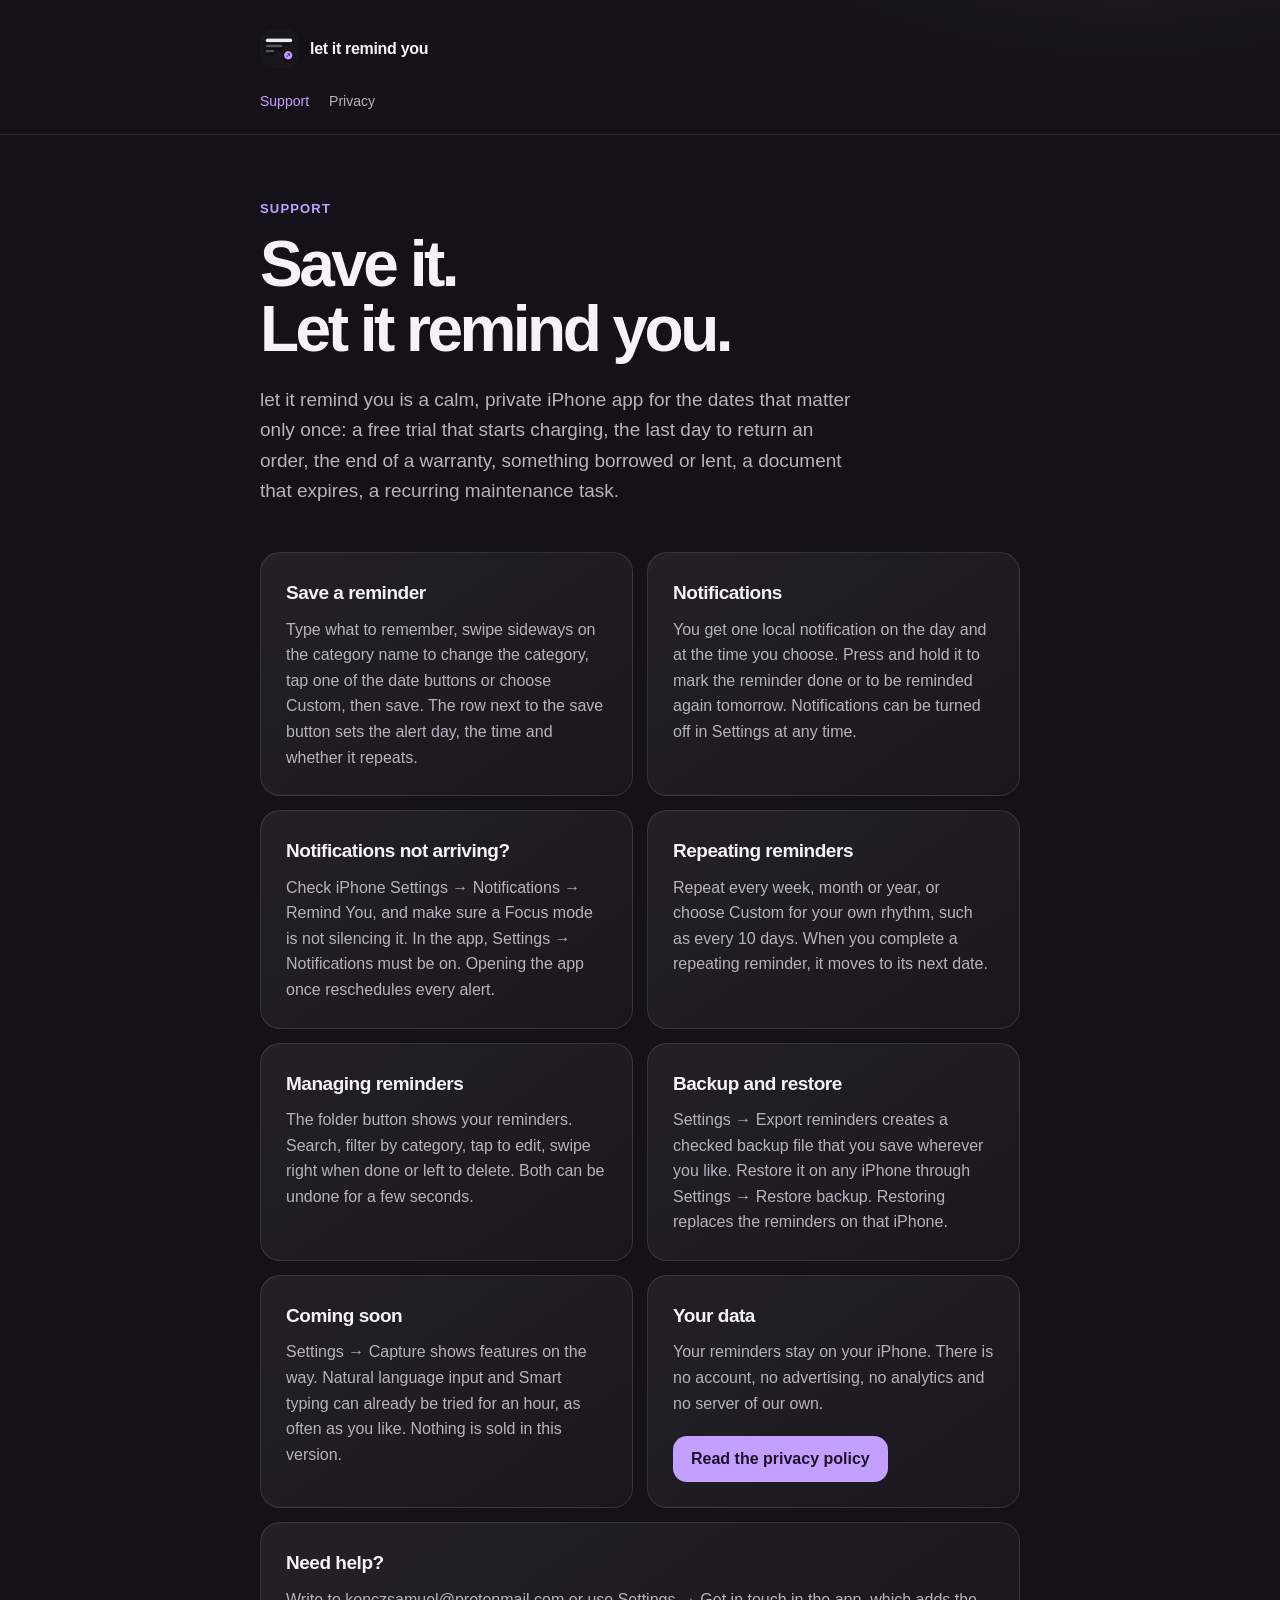
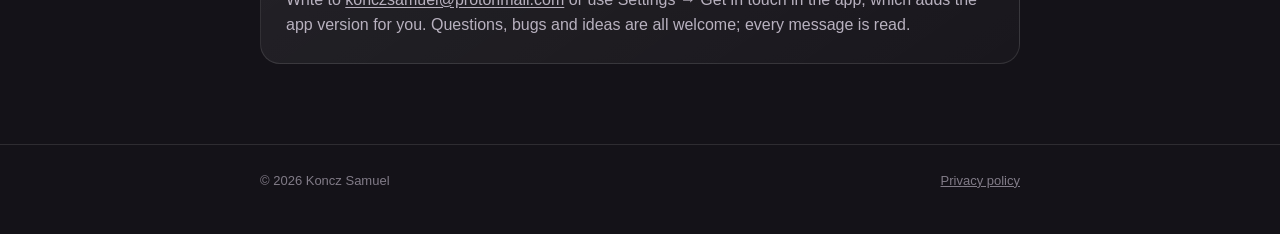
<file: index.html>
<!doctype html>
<html lang="en">
<head>
  <meta charset="utf-8">
  <meta name="viewport" content="width=device-width, initial-scale=1">
  <meta name="description" content="Support for let it remind you, a private iPhone app for free trials, returns, warranties and other deadlines.">
  <title>let it remind you — Support</title>
  <link rel="icon" href="assets/icon.png">
  <link rel="apple-touch-icon" href="assets/icon.png">
  <link rel="stylesheet" href="site.css">
</head>
<body>
  <header><div class="wrap">
    <a class="brand" href="index.html"><img src="assets/icon.png" alt=""><span>let it remind you</span></a>
    <nav><a aria-current="page" href="index.html">Support</a><a href="privacy.html">Privacy</a></nav>
  </div></header>
  <main class="wrap">
    <p class="eyebrow">Support</p>
    <h1>Save it.<br>Let it remind you.</h1>
    <p class="intro">let it remind you is a calm, private iPhone app for the dates that matter only once: a free trial that starts charging, the last day to return an order, the end of a warranty, something borrowed or lent, a document that expires, a recurring maintenance task.</p>
    <div class="grid">
      <article class="card"><h2>Save a reminder</h2><p>Type what to remember, swipe sideways on the category name to change the category, tap one of the date buttons or choose Custom, then save. The row next to the save button sets the alert day, the time and whether it repeats.</p></article>
      <article class="card"><h2>Notifications</h2><p>You get one local notification on the day and at the time you choose. Press and hold it to mark the reminder done or to be reminded again tomorrow. Notifications can be turned off in Settings at any time.</p></article>
      <article class="card"><h2>Notifications not arriving?</h2><p>Check iPhone Settings → Notifications → Remind You, and make sure a Focus mode is not silencing it. In the app, Settings → Notifications must be on. Opening the app once reschedules every alert.</p></article>
      <article class="card"><h2>Repeating reminders</h2><p>Repeat every week, month or year, or choose Custom for your own rhythm, such as every 10 days. When you complete a repeating reminder, it moves to its next date.</p></article>
      <article class="card"><h2>Managing reminders</h2><p>The folder button shows your reminders. Search, filter by category, tap to edit, swipe right when done or left to delete. Both can be undone for a few seconds.</p></article>
      <article class="card"><h2>Backup and restore</h2><p>Settings → Export reminders creates a checked backup file that you save wherever you like. Restore it on any iPhone through Settings → Restore backup. Restoring replaces the reminders on that iPhone.</p></article>
      <article class="card"><h2>Coming soon</h2><p>Settings → Capture shows features on the way. Natural language input and Smart typing can already be tried for an hour, as often as you like. Nothing is sold in this version.</p></article>
      <article class="card"><h2>Your data</h2><p>Your reminders stay on your iPhone. There is no account, no advertising, no analytics and no server of our own.</p><a class="cta" href="privacy.html">Read the privacy policy</a></article>
      <article class="card wide"><h2>Need help?</h2><p>Write to <a href="mailto:konczsamuel@protonmail.com">konczsamuel@protonmail.com</a> or use Settings → Get in touch in the app, which adds the app version for you. Questions, bugs and ideas are all welcome; every message is read.</p></article>
    </div>
  </main>
  <footer><div class="wrap"><span>© 2026 Koncz Samuel</span><a href="privacy.html">Privacy policy</a></div></footer>
</body>
</html>
</file>
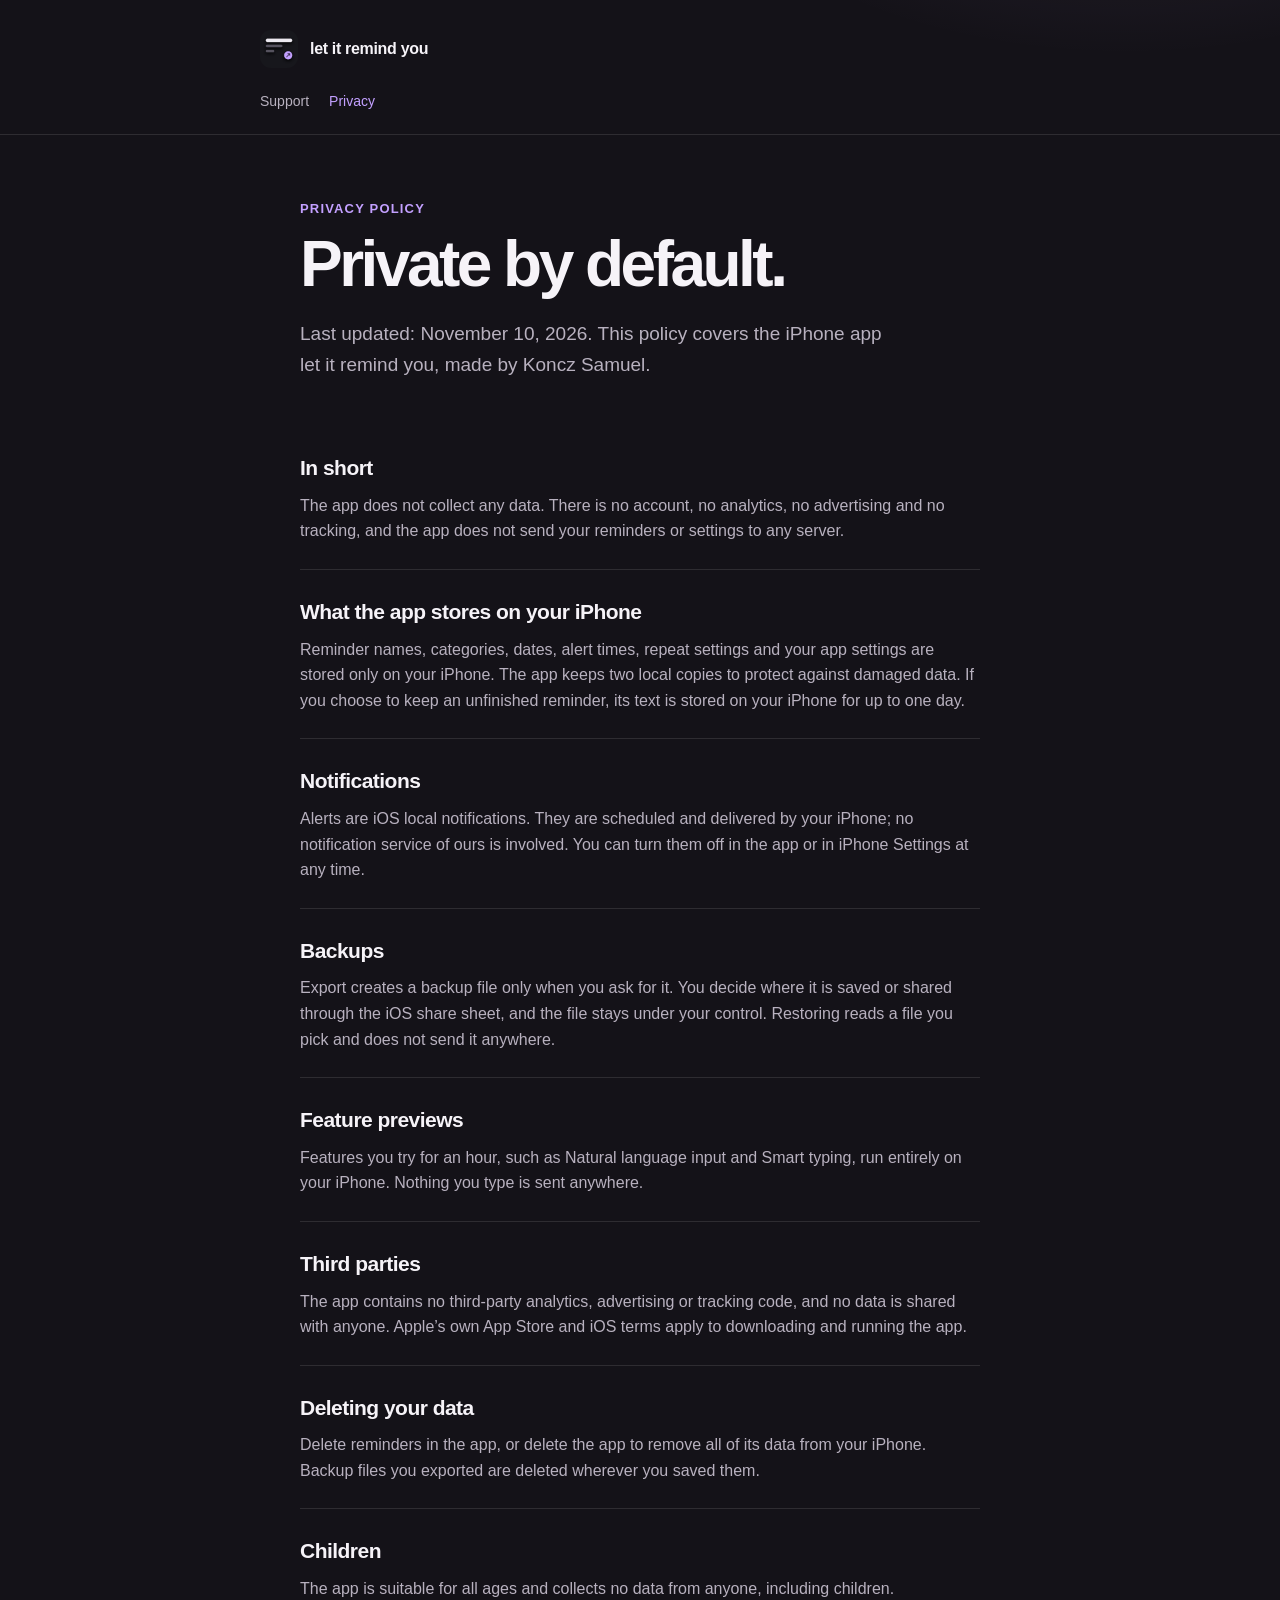
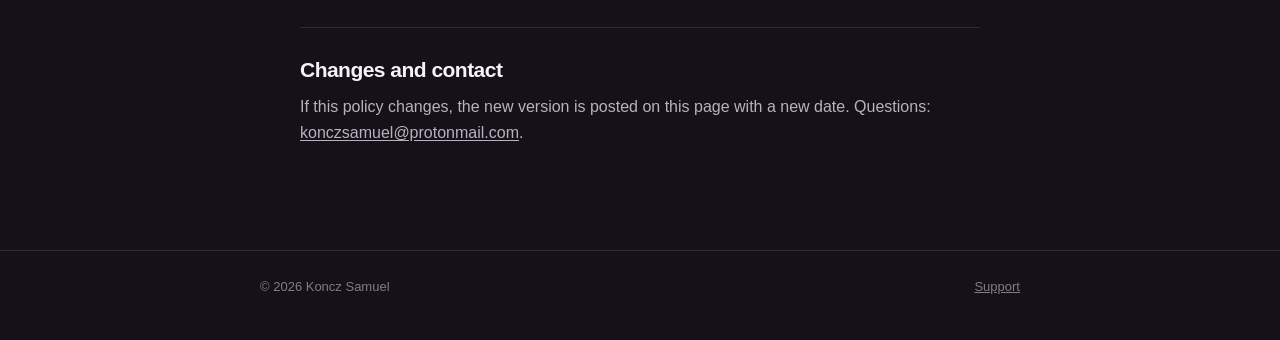
<file: privacy.html>
<!doctype html>
<html lang="en">
<head>
  <meta charset="utf-8">
  <meta name="viewport" content="width=device-width, initial-scale=1">
  <meta name="description" content="Privacy policy for let it remind you.">
  <title>let it remind you — Privacy policy</title>
  <link rel="icon" href="assets/icon.png">
  <link rel="apple-touch-icon" href="assets/icon.png">
  <link rel="stylesheet" href="site.css">
</head>
<body>
  <header><div class="wrap">
    <a class="brand" href="index.html"><img src="assets/icon.png" alt=""><span>let it remind you</span></a>
    <nav><a href="index.html">Support</a><a aria-current="page" href="privacy.html">Privacy</a></nav>
  </div></header>
  <main class="wrap policy">
    <p class="eyebrow">Privacy policy</p>
    <h1>Private by default.</h1>
    <p class="intro">Last updated: November 10, 2026. This policy covers the iPhone app let it remind you, made by Koncz Samuel.</p>
    <section><h2>In short</h2><p>The app does not collect any data. There is no account, no analytics, no advertising and no tracking, and the app does not send your reminders or settings to any server.</p></section>
    <section><h2>What the app stores on your iPhone</h2><p>Reminder names, categories, dates, alert times, repeat settings and your app settings are stored only on your iPhone. The app keeps two local copies to protect against damaged data. If you choose to keep an unfinished reminder, its text is stored on your iPhone for up to one day.</p></section>
    <section><h2>Notifications</h2><p>Alerts are iOS local notifications. They are scheduled and delivered by your iPhone; no notification service of ours is involved. You can turn them off in the app or in iPhone Settings at any time.</p></section>
    <section><h2>Backups</h2><p>Export creates a backup file only when you ask for it. You decide where it is saved or shared through the iOS share sheet, and the file stays under your control. Restoring reads a file you pick and does not send it anywhere.</p></section>
    <section><h2>Feature previews</h2><p>Features you try for an hour, such as Natural language input and Smart typing, run entirely on your iPhone. Nothing you type is sent anywhere.</p></section>
    <section><h2>Third parties</h2><p>The app contains no third-party analytics, advertising or tracking code, and no data is shared with anyone. Apple’s own App Store and iOS terms apply to downloading and running the app.</p></section>
    <section><h2>Deleting your data</h2><p>Delete reminders in the app, or delete the app to remove all of its data from your iPhone. Backup files you exported are deleted wherever you saved them.</p></section>
    <section><h2>Children</h2><p>The app is suitable for all ages and collects no data from anyone, including children.</p></section>
    <section><h2>Changes and contact</h2><p>If this policy changes, the new version is posted on this page with a new date. Questions: <a href="mailto:konczsamuel@protonmail.com">konczsamuel@protonmail.com</a>.</p></section>
  </main>
  <footer><div class="wrap"><span>© 2026 Koncz Samuel</span><a href="index.html">Support</a></div></footer>
</body>
</html>
</file>
<file: site.css>
:root {
  color-scheme: dark;
  --canvas: #141218;
  --surface: #1c1921;
  --surface-raised: #24202a;
  --line: rgba(255, 255, 255, .11);
  --text: #f6f3f8;
  --muted: #b8b1bf;
  --violet: #c3a0ff;
  --violet-deep: #9668e8;
}

* { box-sizing: border-box; }
html { background: var(--canvas); }
body {
  margin: 0;
  background: radial-gradient(800px 480px at 88% -12%, rgba(195,160,255,.13), transparent 60%), var(--canvas);
  color: var(--text);
  font: 16px/1.6 -apple-system, BlinkMacSystemFont, "Segoe UI", sans-serif;
}
a { color: inherit; }
.wrap { width: min(100% - 40px, 760px); margin: 0 auto; }
header { padding: 30px 0 22px; border-bottom: 1px solid var(--line); }
.brand { display: flex; align-items: center; gap: 12px; text-decoration: none; font-weight: 700; letter-spacing: -.02em; }
.brand img { width: 38px; height: 38px; border-radius: 11px; }
nav { display: flex; gap: 20px; margin-top: 22px; color: var(--muted); font-size: 14px; }
nav a { text-decoration: none; }
nav a[aria-current="page"] { color: var(--violet); }
main { padding: 64px 0 80px; }
.eyebrow { margin: 0 0 12px; color: var(--violet); font-size: 13px; font-weight: 700; letter-spacing: .09em; text-transform: uppercase; }
h1 { max-width: 640px; margin: 0; font-size: clamp(38px, 8vw, 64px); line-height: 1.02; letter-spacing: -.055em; }
.intro { max-width: 600px; margin: 22px 0 46px; color: var(--muted); font-size: 19px; }
.grid { display: grid; gap: 14px; grid-template-columns: repeat(2, minmax(0, 1fr)); }
.card { padding: 25px; background: linear-gradient(145deg, rgba(255,255,255,.065), rgba(255,255,255,.025)); border: 1px solid var(--line); border-radius: 20px; }
.card.wide { grid-column: 1 / -1; }
h2 { margin: 0 0 8px; font-size: 19px; letter-spacing: -.025em; }
p { margin: 0; color: var(--muted); }
.cta { display: inline-flex; align-items: center; justify-content: center; min-height: 46px; margin-top: 20px; padding: 0 18px; border-radius: 14px; background: var(--violet); color: #1c1329; font-weight: 750; text-decoration: none; }
.policy { max-width: 680px; }
.policy section { padding: 25px 0; border-top: 1px solid var(--line); }
.policy section:first-of-type { border-top: 0; }
.policy h2 { font-size: 21px; }
.notice { margin-top: 42px; padding: 18px 20px; border-left: 3px solid var(--violet); background: rgba(195,160,255,.08); border-radius: 0 14px 14px 0; color: var(--muted); }
footer { padding: 26px 0 42px; border-top: 1px solid var(--line); color: #817b87; font-size: 13px; }
footer .wrap { display: flex; justify-content: space-between; gap: 16px; flex-wrap: wrap; }
@media (max-width: 560px) { main { padding-top: 46px; } .grid { grid-template-columns: 1fr; } .card.wide { grid-column: auto; } .wrap { width: min(100% - 32px, 760px); } }

p a { text-decoration: underline; text-underline-offset: 2px; }
</file>
